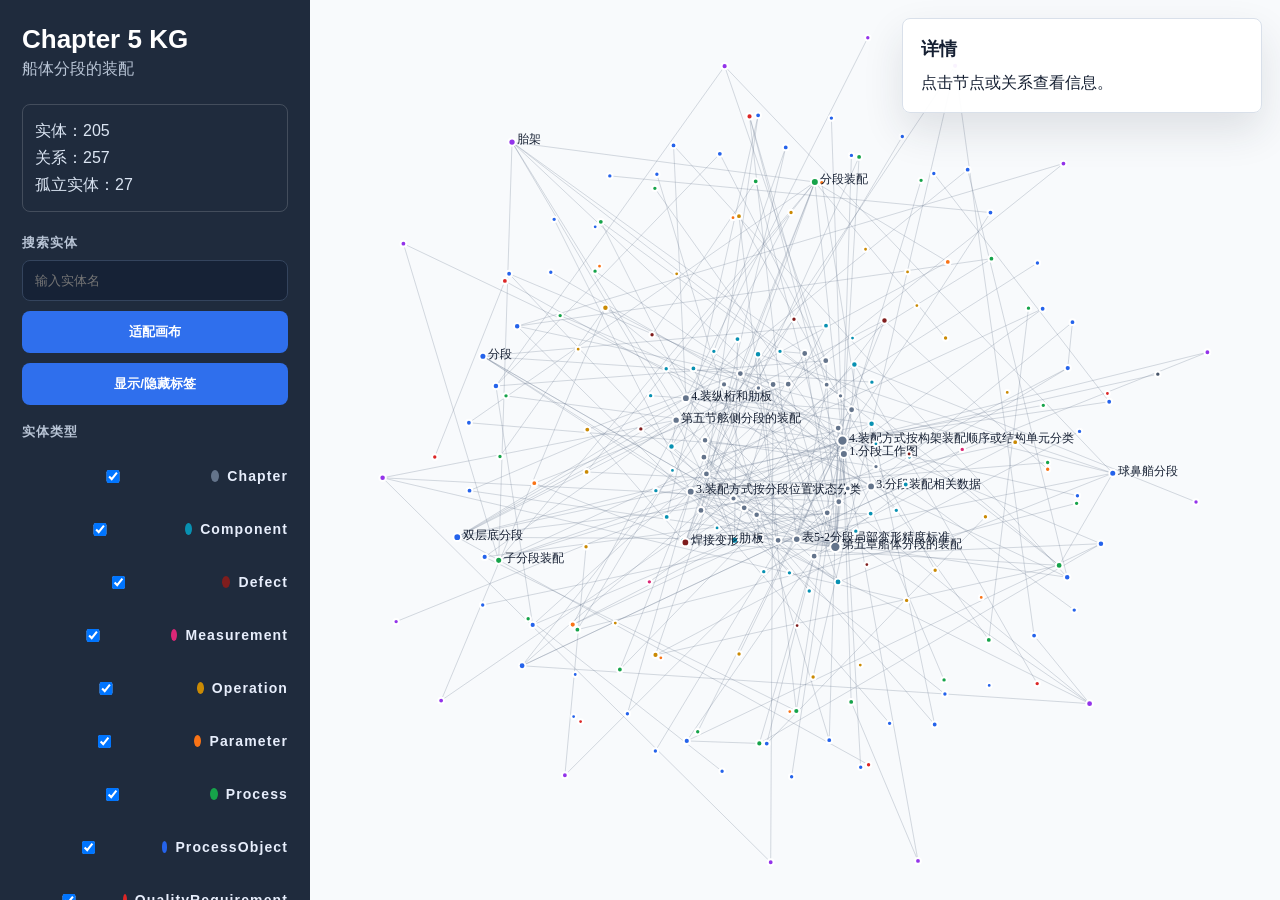
<file: chapter5_rag/visualization/index.html>
<!doctype html>
<html lang="zh-CN">
  <head>
    <meta charset="utf-8" />
    <meta name="viewport" content="width=device-width, initial-scale=1" />
    <title>第五章知识图谱可视化</title>
    <link rel="stylesheet" href="./styles.css" />
  </head>
  <body>
    <aside>
      <div class="brand">Chapter 5 KG</div>
      <div class="sub">船体分段的装配</div>
      <div class="stats" id="stats"></div>
      <label>搜索实体</label>
      <input id="search" placeholder="输入实体名" />
      <button id="fit">适配画布</button>
      <button id="toggleLabels">显示/隐藏标签</button>
      <label>实体类型</label>
      <div id="typeFilters" class="filters"></div>
      <label>最小度数</label>
      <input id="degree" type="range" min="0" max="20" value="0" />
      <div id="degreeValue">0</div>
      <div class="hint">滚轮缩放，拖动画布平移，拖动节点调整位置，点击节点或关系查看详情。</div>
    </aside>
    <main>
      <canvas id="graph"></canvas>
      <section id="details">
        <h2>详情</h2>
        <div id="detailBody">点击节点或关系查看信息。</div>
      </section>
    </main>
    <script src="./graph_data.js"></script>
    <script src="./app.js"></script>
  </body>
</html>
</file>
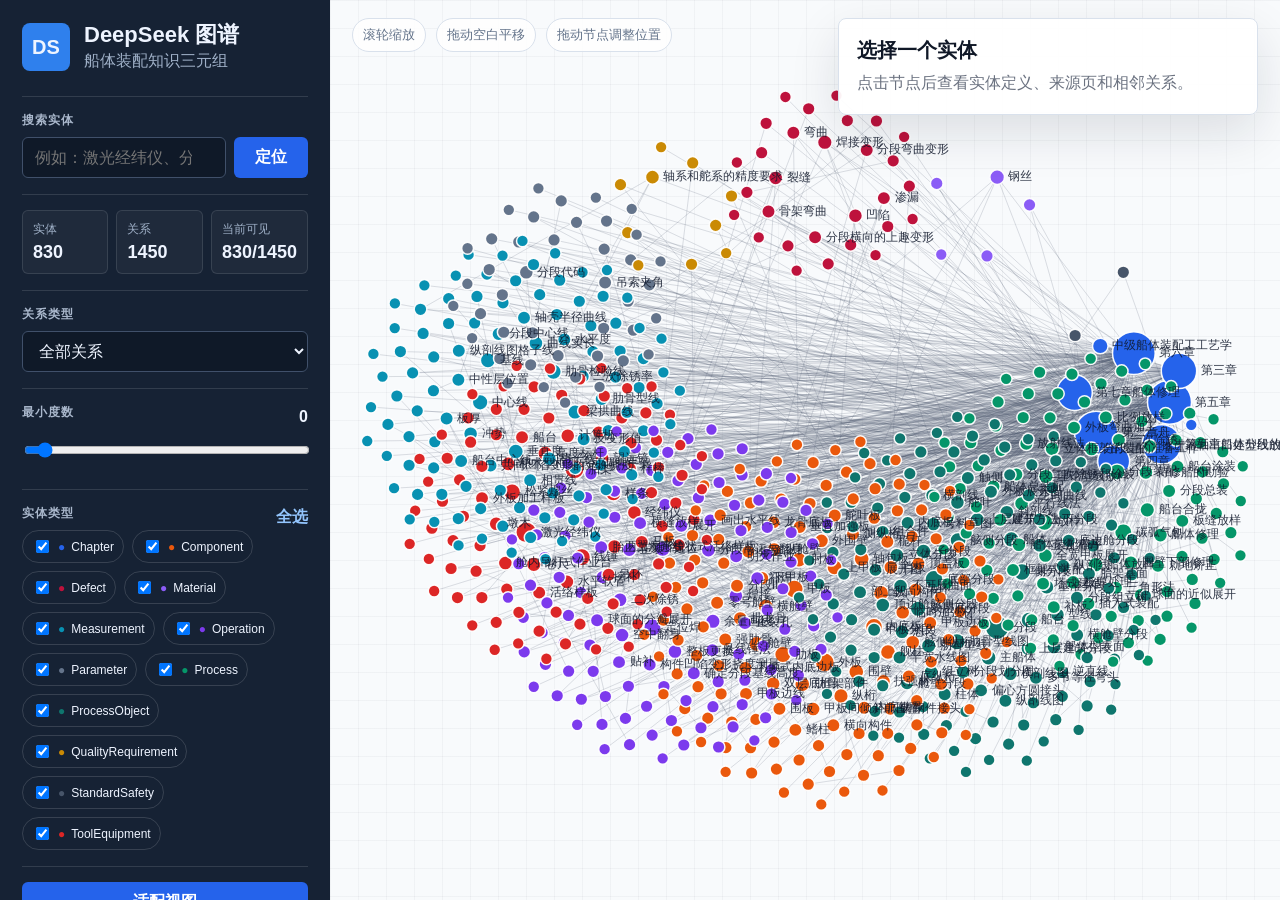
<file: deepseek/visualization/index.html>
<!doctype html>
<html lang="zh-CN">
  <head>
    <meta charset="utf-8" />
    <meta name="viewport" content="width=device-width, initial-scale=1" />
    <title>DeepSeek 船体装配知识图谱</title>
    <link rel="stylesheet" href="./styles.css" />
  </head>
  <body>
    <aside class="sidebar">
      <div class="brand">
        <div class="mark">DS</div>
        <div>
          <h1>DeepSeek 图谱</h1>
          <p>船体装配知识三元组</p>
        </div>
      </div>

      <section class="panel">
        <label class="label" for="searchInput">搜索实体</label>
        <div class="searchRow">
          <input id="searchInput" list="entityList" placeholder="例如：激光经纬仪、分段、胎架" />
          <button id="searchButton">定位</button>
        </div>
        <datalist id="entityList"></datalist>
      </section>

      <section class="panel stats">
        <div><span>实体</span><strong id="nodeCount">0</strong></div>
        <div><span>关系</span><strong id="edgeCount">0</strong></div>
        <div><span>当前可见</span><strong id="visibleCount">0</strong></div>
      </section>

      <section class="panel">
        <label class="label" for="relationFilter">关系类型</label>
        <select id="relationFilter"></select>
      </section>

      <section class="panel">
        <div class="rowBetween">
          <span class="label">最小度数</span>
          <strong id="degreeValue">0</strong>
        </div>
        <input id="degreeFilter" type="range" min="0" max="20" value="0" />
      </section>

      <section class="panel">
        <div class="rowBetween">
          <span class="label">实体类型</span>
          <button id="resetTypes" class="linkButton">全选</button>
        </div>
        <div id="typeFilters" class="typeFilters"></div>
      </section>

      <section class="panel controls">
        <button id="fitButton">适配视图</button>
        <button id="resetButton">重置布局</button>
        <label class="check"><input id="labelToggle" type="checkbox" checked /> 显示标签</label>
      </section>
    </aside>

    <main class="workspace">
      <canvas id="graphCanvas"></canvas>
      <div class="hud">
        <span>滚轮缩放</span>
        <span>拖动空白平移</span>
        <span>拖动节点调整位置</span>
      </div>
      <section id="detailPanel" class="detailPanel">
        <h2>选择一个实体</h2>
        <p>点击节点后查看实体定义、来源页和相邻关系。</p>
      </section>
    </main>

    <script src="./graph_data.js"></script>
    <script src="./app.js"></script>
  </body>
</html>
</file>
<file: chapter5_rag/visualization/styles.css>
* { box-sizing: border-box; }
body {
  margin: 0;
  height: 100vh;
  display: grid;
  grid-template-columns: 310px 1fr;
  font-family: "Microsoft YaHei", "Segoe UI", sans-serif;
  color: #162033;
  background: #f5f7fb;
  overflow: hidden;
}
aside {
  background: #1f2b3d;
  color: white;
  padding: 24px 22px;
  overflow: auto;
}
.brand { font-size: 26px; font-weight: 800; }
.sub { color: #b9c5d6; margin: 4px 0 24px; }
.stats {
  border: 1px solid rgba(255,255,255,.16);
  border-radius: 8px;
  padding: 12px;
  line-height: 1.7;
  margin-bottom: 22px;
  color: #dbe5f3;
}
label {
  display: block;
  margin: 18px 0 8px;
  color: #b9c5d6;
  font-size: 13px;
  font-weight: 800;
  letter-spacing: .08em;
}
input {
  width: 100%;
  border: 1px solid #34445d;
  background: #162236;
  color: white;
  border-radius: 8px;
  padding: 12px;
}
button {
  width: 100%;
  margin-top: 10px;
  border: 0;
  border-radius: 8px;
  padding: 12px;
  color: white;
  background: #2f6fed;
  font-weight: 800;
  cursor: pointer;
}
.filters {
  display: grid;
  gap: 8px;
}
.chip {
  display: flex;
  align-items: center;
  gap: 8px;
  color: #e7eefc;
  font-size: 14px;
}
.swatch {
  width: 12px;
  height: 12px;
  border-radius: 50%;
}
.hint {
  margin-top: 24px;
  color: #9dafc8;
  line-height: 1.6;
  font-size: 13px;
}
main { position: relative; overflow: hidden; }
canvas { width: 100%; height: 100%; display: block; background: #f8fafc; }
#details {
  position: absolute;
  right: 18px;
  top: 18px;
  width: 360px;
  max-height: calc(100vh - 36px);
  overflow: auto;
  background: rgba(255,255,255,.94);
  border: 1px solid #d9e0ea;
  border-radius: 8px;
  padding: 18px;
  box-shadow: 0 18px 40px rgba(31,43,61,.12);
}
h2 { margin: 0 0 12px; font-size: 18px; }
.muted { color: #6d7890; }
.kv { margin: 8px 0; line-height: 1.6; }
@media (max-width: 980px) {
  body { grid-template-columns: 1fr; grid-template-rows: auto 1fr; }
  aside { max-height: 38vh; }
  #details { width: calc(100% - 36px); top: auto; bottom: 18px; max-height: 34vh; }
}
</file>
<file: deepseek/visualization/styles.css>
:root {
  --bg: #f4f7fb;
  --panel: #ffffff;
  --ink: #101827;
  --muted: #6b7280;
  --line: #d9e1ec;
  --blue: #2563eb;
}

* {
  box-sizing: border-box;
}

body {
  margin: 0;
  height: 100vh;
  overflow: hidden;
  color: var(--ink);
  font-family: "Microsoft YaHei", "Segoe UI", Arial, sans-serif;
  background: var(--bg);
  display: grid;
  grid-template-columns: 330px 1fr;
}

.sidebar {
  background: #162234;
  color: #eef4ff;
  padding: 22px;
  display: flex;
  flex-direction: column;
  gap: 16px;
  overflow-y: auto;
}

.brand {
  display: flex;
  align-items: center;
  gap: 14px;
  margin-bottom: 8px;
}

.mark {
  width: 48px;
  height: 48px;
  border-radius: 8px;
  display: grid;
  place-items: center;
  background: #2f80ed;
  font-weight: 800;
  font-size: 20px;
}

h1,
h2,
p {
  margin: 0;
}

.brand h1 {
  font-size: 22px;
  line-height: 1.15;
}

.brand p {
  color: #9fb0c7;
  margin-top: 4px;
}

.panel {
  border-top: 1px solid rgba(255, 255, 255, 0.12);
  padding-top: 15px;
}

.label {
  display: block;
  color: #aab8cc;
  font-size: 12px;
  font-weight: 800;
  letter-spacing: 0.08em;
  text-transform: uppercase;
  margin-bottom: 8px;
}

.searchRow {
  display: grid;
  grid-template-columns: 1fr 74px;
  gap: 8px;
}

input,
select,
button {
  font: inherit;
}

input,
select {
  width: 100%;
  border: 1px solid #40506a;
  border-radius: 6px;
  padding: 10px 12px;
  background: #0f1928;
  color: #eef4ff;
  outline: none;
}

button {
  border: 0;
  border-radius: 6px;
  padding: 10px 12px;
  background: var(--blue);
  color: white;
  font-weight: 700;
  cursor: pointer;
}

.linkButton {
  padding: 0;
  color: #93c5fd;
  background: transparent;
}

.stats {
  display: grid;
  grid-template-columns: repeat(3, 1fr);
  gap: 8px;
}

.stats div {
  border: 1px solid rgba(255, 255, 255, 0.11);
  border-radius: 6px;
  padding: 10px;
  background: rgba(255, 255, 255, 0.04);
}

.stats span {
  display: block;
  color: #9fb0c7;
  font-size: 12px;
}

.stats strong {
  display: block;
  margin-top: 4px;
  font-size: 18px;
}

.rowBetween {
  display: flex;
  align-items: center;
  justify-content: space-between;
}

.typeFilters {
  display: flex;
  flex-wrap: wrap;
  gap: 8px;
}

.typeChip {
  display: inline-flex;
  align-items: center;
  gap: 6px;
  border: 1px solid rgba(255, 255, 255, 0.14);
  border-radius: 999px;
  padding: 6px 9px;
  font-size: 12px;
  cursor: pointer;
  user-select: none;
}

.typeChip input {
  width: auto;
}

.controls {
  display: grid;
  gap: 10px;
}

.check {
  color: #cbd5e1;
  display: flex;
  align-items: center;
  gap: 8px;
}

.check input {
  width: auto;
}

.workspace {
  position: relative;
  min-width: 0;
}

#graphCanvas {
  width: 100%;
  height: 100%;
  display: block;
  background:
    linear-gradient(rgba(18, 28, 44, 0.035) 1px, transparent 1px),
    linear-gradient(90deg, rgba(18, 28, 44, 0.035) 1px, transparent 1px),
    #f8fafc;
  background-size: 28px 28px;
}

.hud {
  position: absolute;
  left: 22px;
  top: 18px;
  display: flex;
  gap: 10px;
  color: #64748b;
  font-size: 13px;
}

.hud span {
  border: 1px solid var(--line);
  border-radius: 999px;
  background: rgba(255, 255, 255, 0.85);
  padding: 7px 10px;
}

.detailPanel {
  position: absolute;
  right: 22px;
  top: 18px;
  width: min(420px, calc(100% - 44px));
  max-height: calc(100% - 36px);
  overflow: auto;
  border: 1px solid var(--line);
  border-radius: 8px;
  background: rgba(255, 255, 255, 0.94);
  box-shadow: 0 18px 50px rgba(15, 23, 42, 0.12);
  padding: 18px;
}

.detailPanel h2 {
  font-size: 20px;
  margin-bottom: 6px;
}

.detailPanel p {
  color: var(--muted);
  line-height: 1.65;
}

.detailMeta {
  display: flex;
  flex-wrap: wrap;
  gap: 8px;
  margin: 12px 0;
}

.pill {
  border-radius: 999px;
  background: #eef4ff;
  color: #1e40af;
  padding: 5px 9px;
  font-size: 12px;
  font-weight: 700;
}

.edgeList {
  margin-top: 12px;
  display: grid;
  gap: 8px;
}

.edgeItem {
  border: 1px solid #e5eaf2;
  border-radius: 6px;
  padding: 9px;
  background: #fbfdff;
  font-size: 13px;
}

.edgeItem strong {
  display: block;
  margin-bottom: 4px;
}
</file>
